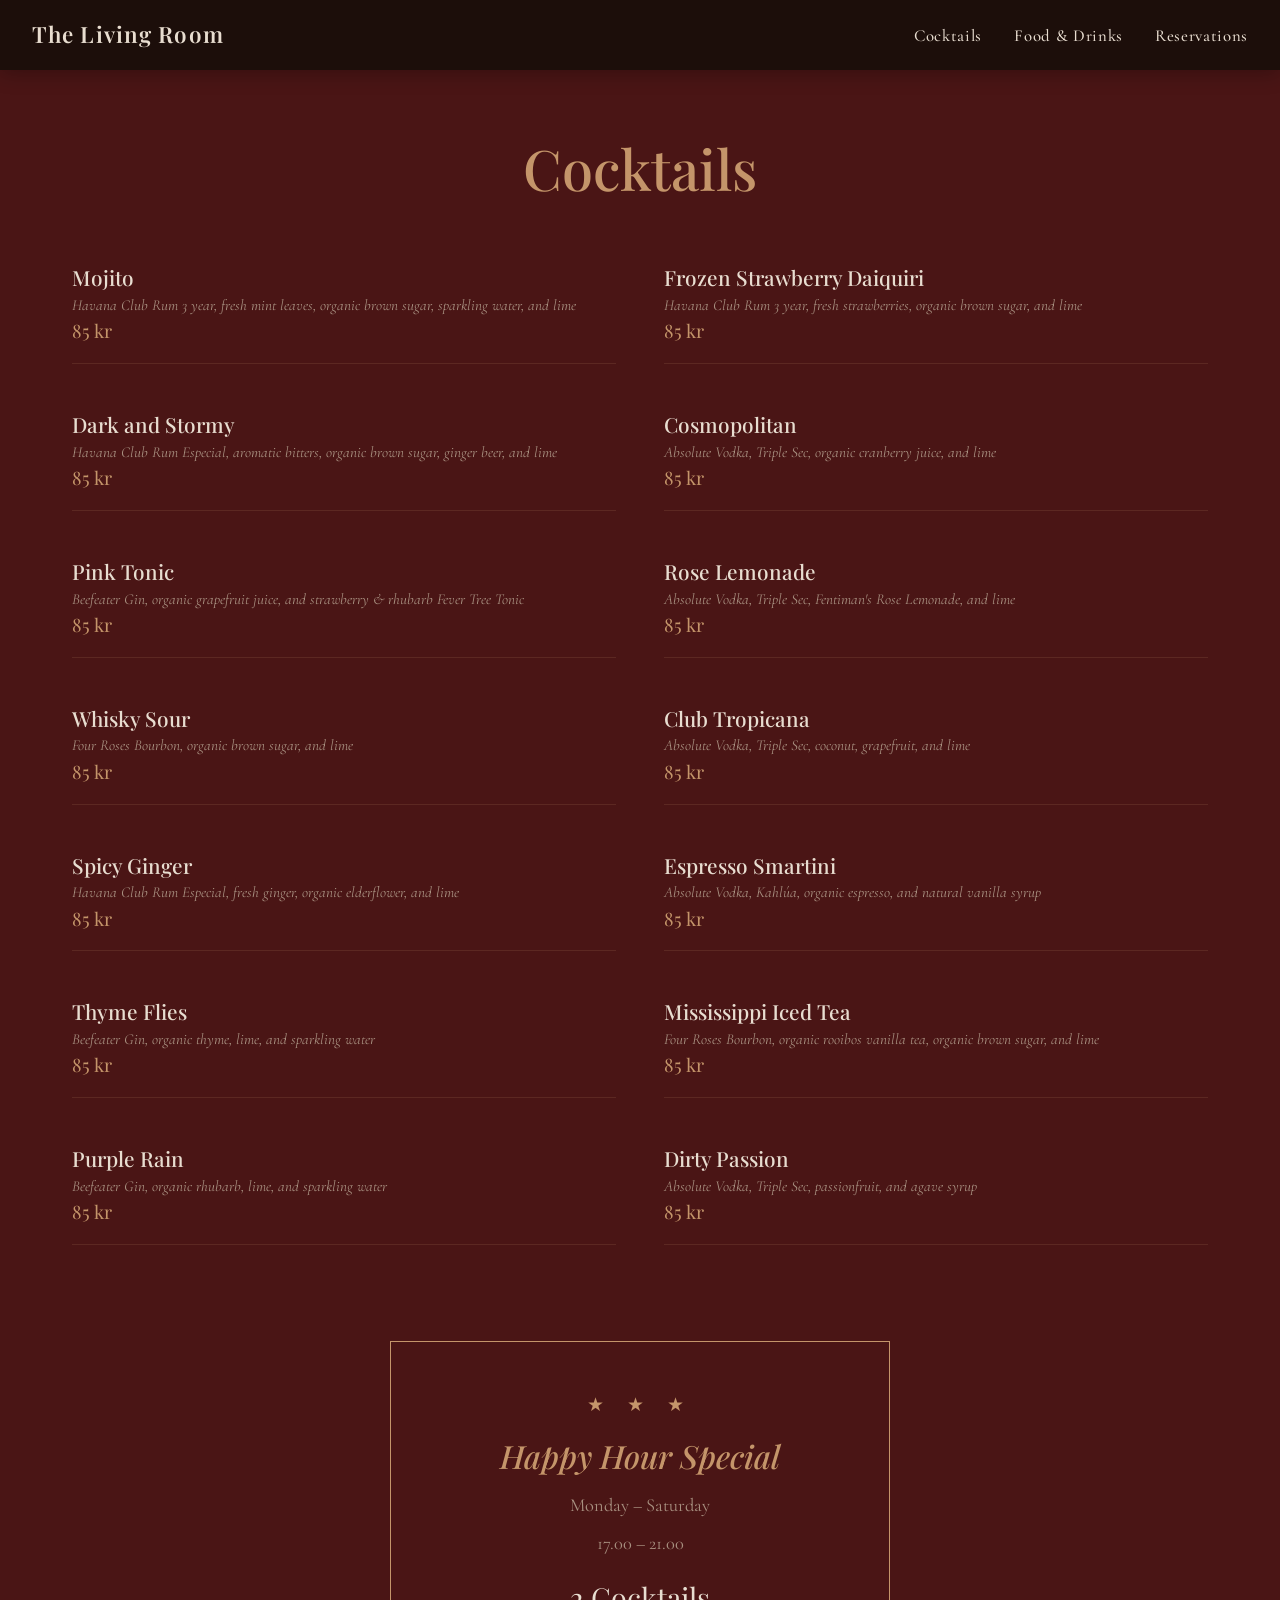
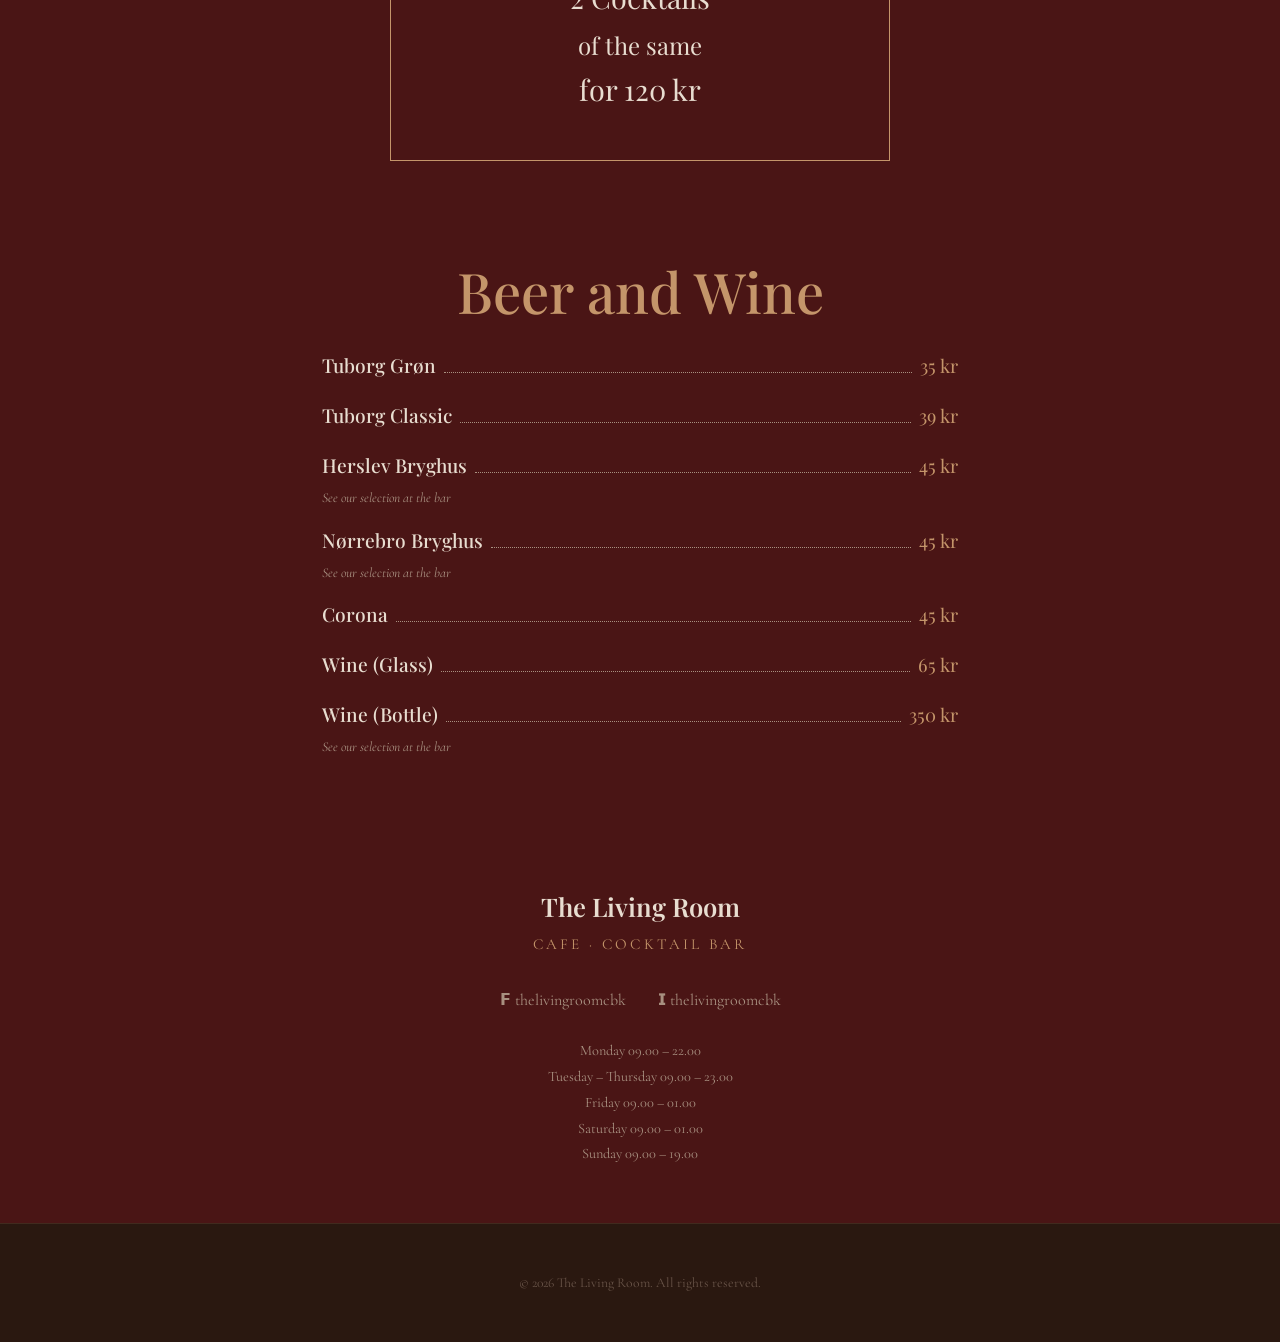
<file: cocktails.html>
<!DOCTYPE html>
<html lang="en">
<head>
  <meta charset="UTF-8">
  <meta name="viewport" content="width=device-width, initial-scale=1.0">
  <meta name="description" content="Cocktails at The Living Room — 14 handcrafted cocktails, beer and wine. Happy Hour Mon–Sat 17–21.">
  <title>Cocktails | The Living Room</title>
  <link rel="stylesheet" href="css/style.css">
</head>
<body>

  <!-- Navigation -->
  <nav class="nav nav--solid" id="navbar">
    <a href="index.html" class="nav__logo">The Living Room</a>
    <button class="nav__toggle" id="navToggle" aria-label="Menu">&#9776;</button>
    <ul class="nav__links" id="navLinks">
      <li><a href="cocktails.html">Cocktails</a></li>
      <li><a href="food-drinks.html">Food & Drinks</a></li>
      <li><a href="reservations.html">Reservations</a></li>
    </ul>
  </nav>

  <!-- Cocktails Menu -->
  <main class="menu-page menu-page--cocktails">

    <div class="menu-header">
      <h1 class="menu-header__title">Cocktails</h1>
    </div>

    <div class="menu-grid">

      <div class="menu-item">
        <h3 class="menu-item__name">Mojito</h3>
        <p class="menu-item__desc">Havana Club Rum 3 year, fresh mint leaves, organic brown sugar, sparkling water, and lime</p>
        <span class="menu-item__price">85 kr</span>
      </div>

      <div class="menu-item">
        <h3 class="menu-item__name">Frozen Strawberry Daiquiri</h3>
        <p class="menu-item__desc">Havana Club Rum 3 year, fresh strawberries, organic brown sugar, and lime</p>
        <span class="menu-item__price">85 kr</span>
      </div>

      <div class="menu-item">
        <h3 class="menu-item__name">Dark and Stormy</h3>
        <p class="menu-item__desc">Havana Club Rum Especial, aromatic bitters, organic brown sugar, ginger beer, and lime</p>
        <span class="menu-item__price">85 kr</span>
      </div>

      <div class="menu-item">
        <h3 class="menu-item__name">Cosmopolitan</h3>
        <p class="menu-item__desc">Absolute Vodka, Triple Sec, organic cranberry juice, and lime</p>
        <span class="menu-item__price">85 kr</span>
      </div>

      <div class="menu-item">
        <h3 class="menu-item__name">Pink Tonic</h3>
        <p class="menu-item__desc">Beefeater Gin, organic grapefruit juice, and strawberry &amp; rhubarb Fever Tree Tonic</p>
        <span class="menu-item__price">85 kr</span>
      </div>

      <div class="menu-item">
        <h3 class="menu-item__name">Rose Lemonade</h3>
        <p class="menu-item__desc">Absolute Vodka, Triple Sec, Fentiman's Rose Lemonade, and lime</p>
        <span class="menu-item__price">85 kr</span>
      </div>

      <div class="menu-item">
        <h3 class="menu-item__name">Whisky Sour</h3>
        <p class="menu-item__desc">Four Roses Bourbon, organic brown sugar, and lime</p>
        <span class="menu-item__price">85 kr</span>
      </div>

      <div class="menu-item">
        <h3 class="menu-item__name">Club Tropicana</h3>
        <p class="menu-item__desc">Absolute Vodka, Triple Sec, coconut, grapefruit, and lime</p>
        <span class="menu-item__price">85 kr</span>
      </div>

      <div class="menu-item">
        <h3 class="menu-item__name">Spicy Ginger</h3>
        <p class="menu-item__desc">Havana Club Rum Especial, fresh ginger, organic elderflower, and lime</p>
        <span class="menu-item__price">85 kr</span>
      </div>

      <div class="menu-item">
        <h3 class="menu-item__name">Espresso Smartini</h3>
        <p class="menu-item__desc">Absolute Vodka, Kahlúa, organic espresso, and natural vanilla syrup</p>
        <span class="menu-item__price">85 kr</span>
      </div>

      <div class="menu-item">
        <h3 class="menu-item__name">Thyme Flies</h3>
        <p class="menu-item__desc">Beefeater Gin, organic thyme, lime, and sparkling water</p>
        <span class="menu-item__price">85 kr</span>
      </div>

      <div class="menu-item">
        <h3 class="menu-item__name">Mississippi Iced Tea</h3>
        <p class="menu-item__desc">Four Roses Bourbon, organic rooibos vanilla tea, organic brown sugar, and lime</p>
        <span class="menu-item__price">85 kr</span>
      </div>

      <div class="menu-item">
        <h3 class="menu-item__name">Purple Rain</h3>
        <p class="menu-item__desc">Beefeater Gin, organic rhubarb, lime, and sparkling water</p>
        <span class="menu-item__price">85 kr</span>
      </div>

      <div class="menu-item">
        <h3 class="menu-item__name">Dirty Passion</h3>
        <p class="menu-item__desc">Absolute Vodka, Triple Sec, passionfruit, and agave syrup</p>
        <span class="menu-item__price">85 kr</span>
      </div>

    </div>

    <!-- Happy Hour Banner -->
    <section class="happy-hour" style="background-color: transparent;">
      <div class="happy-hour__inner">
        <div class="happy-hour__stars">&#9733; &#9733; &#9733;</div>
        <h2 class="happy-hour__title">Happy Hour Special</h2>
        <p class="happy-hour__detail">Monday – Saturday</p>
        <p class="happy-hour__detail">17.00 – 21.00</p>
        <p class="happy-hour__price">2 Cocktails<br><small>of the same</small><br>for 120 kr</p>
      </div>
    </section>

    <!-- Beer & Wine Section -->
    <div class="menu-header" style="padding-top: 2rem;">
      <h2 class="menu-header__title">Beer and Wine</h2>
    </div>

    <div class="menu-section">
      <div class="menu-list-item">
        <span class="menu-list-item__name">Tuborg Grøn</span>
        <span class="menu-list-item__dots"></span>
        <span class="menu-list-item__price">35 kr</span>
      </div>
      <div class="menu-list-item">
        <span class="menu-list-item__name">Tuborg Classic</span>
        <span class="menu-list-item__dots"></span>
        <span class="menu-list-item__price">39 kr</span>
      </div>
      <div class="menu-list-item">
        <span class="menu-list-item__name">Herslev Bryghus</span>
        <span class="menu-list-item__dots"></span>
        <span class="menu-list-item__price">45 kr</span>
      </div>
      <span class="menu-list-item__note">See our selection at the bar</span>
      <div class="menu-list-item">
        <span class="menu-list-item__name">Nørrebro Bryghus</span>
        <span class="menu-list-item__dots"></span>
        <span class="menu-list-item__price">45 kr</span>
      </div>
      <span class="menu-list-item__note">See our selection at the bar</span>
      <div class="menu-list-item">
        <span class="menu-list-item__name">Corona</span>
        <span class="menu-list-item__dots"></span>
        <span class="menu-list-item__price">45 kr</span>
      </div>
      <div class="menu-list-item">
        <span class="menu-list-item__name">Wine (Glass)</span>
        <span class="menu-list-item__dots"></span>
        <span class="menu-list-item__price">65 kr</span>
      </div>
      <div class="menu-list-item">
        <span class="menu-list-item__name">Wine (Bottle)</span>
        <span class="menu-list-item__dots"></span>
        <span class="menu-list-item__price">350 kr</span>
      </div>
      <span class="menu-list-item__note">See our selection at the bar</span>
    </div>

    <!-- Logo & Info -->
    <section class="section" style="text-align: center; padding-bottom: 2rem;">
      <div class="footer__brand">The Living Room</div>
      <div class="footer__tagline" style="margin-bottom: 2rem;">Cafe &middot; Cocktail Bar</div>
      <div class="footer__social" style="margin-bottom: 1.5rem;">
        <a href="https://facebook.com/thelivingroomcbk" target="_blank" rel="noopener">&#x1D5D9;  thelivingroomcbk</a>
        <a href="https://instagram.com/thelivingroomcbk" target="_blank" rel="noopener">&#x1D5DC;  thelivingroomcbk</a>
      </div>
      <div class="footer__hours">
        Monday 09.00 – 22.00<br>
        Tuesday – Thursday 09.00 – 23.00<br>
        Friday 09.00 – 01.00<br>
        Saturday 09.00 – 01.00<br>
        Sunday 09.00 – 19.00
      </div>
    </section>

  </main>

  <!-- Footer -->
  <footer class="footer">
    <div class="footer__copy">&copy; 2026 The Living Room. All rights reserved.</div>
  </footer>

  <script src="js/main.js"></script>
</body>
</html>
</file>
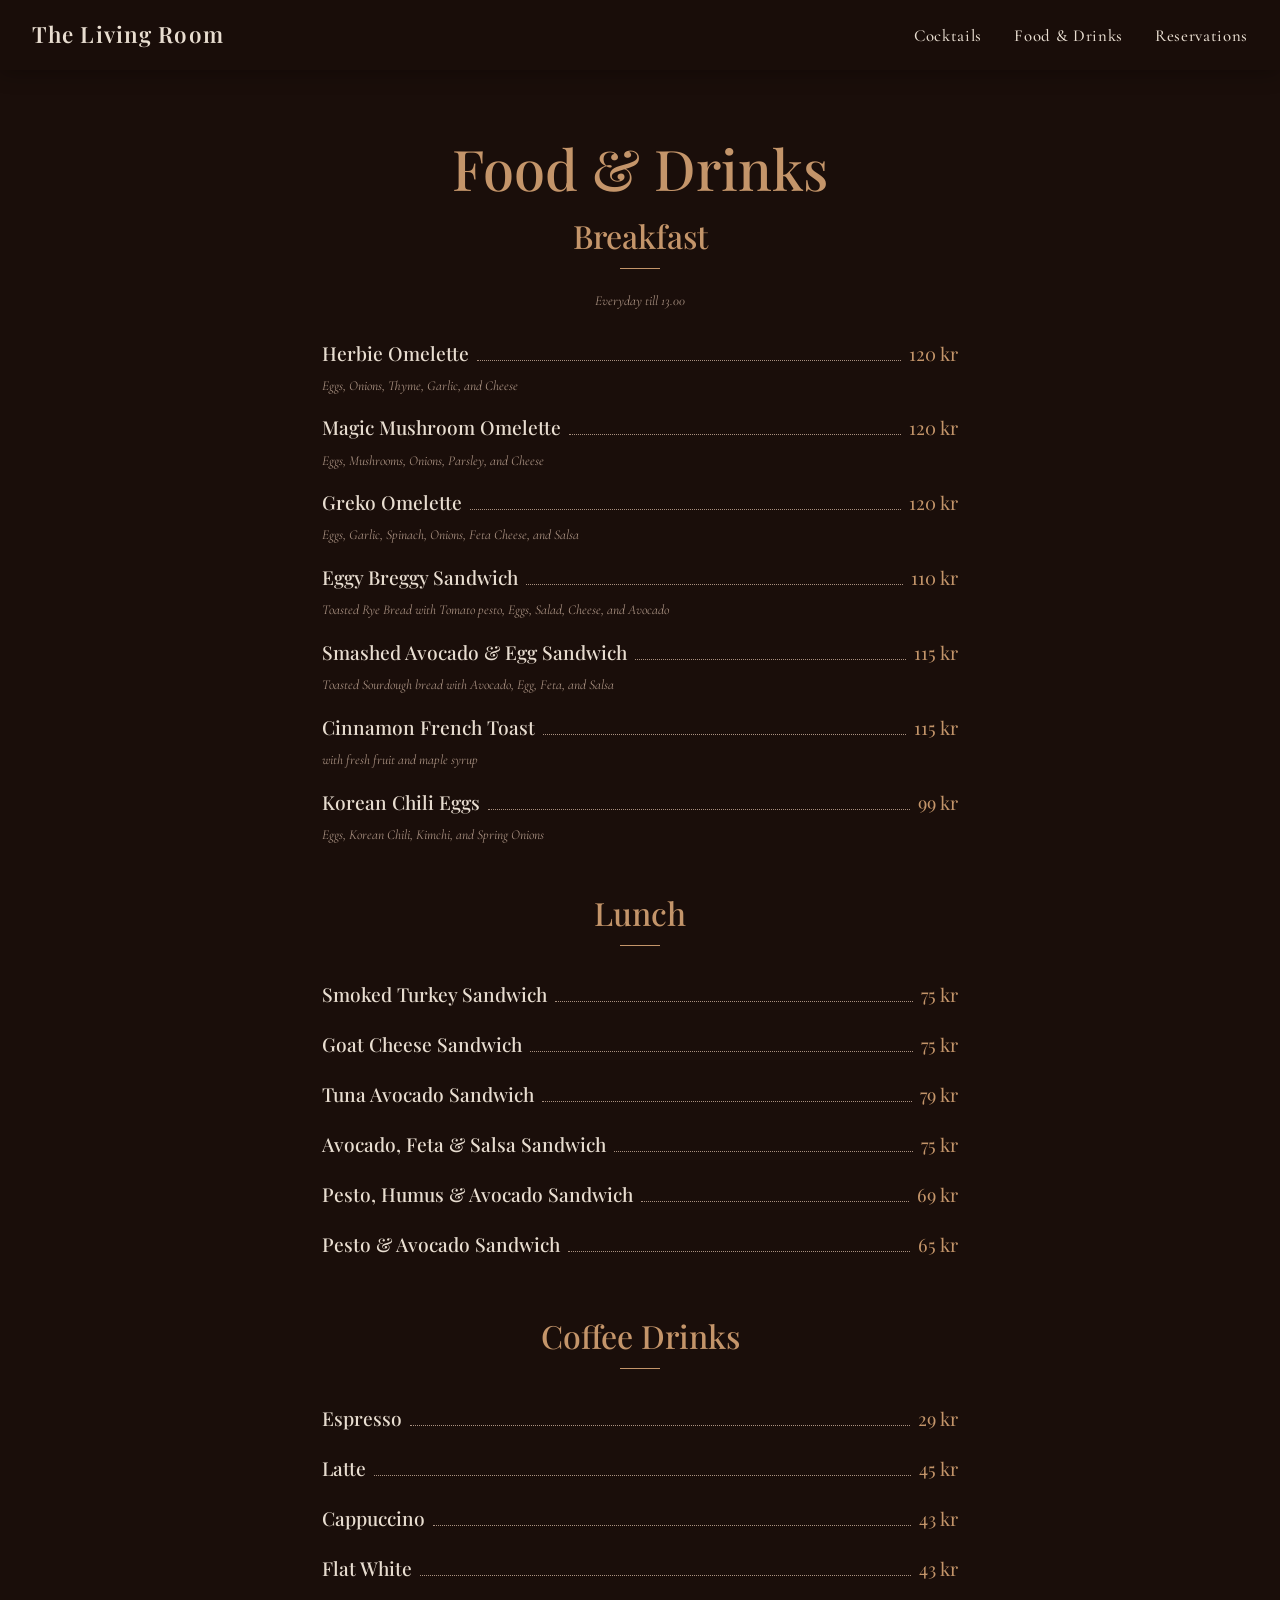
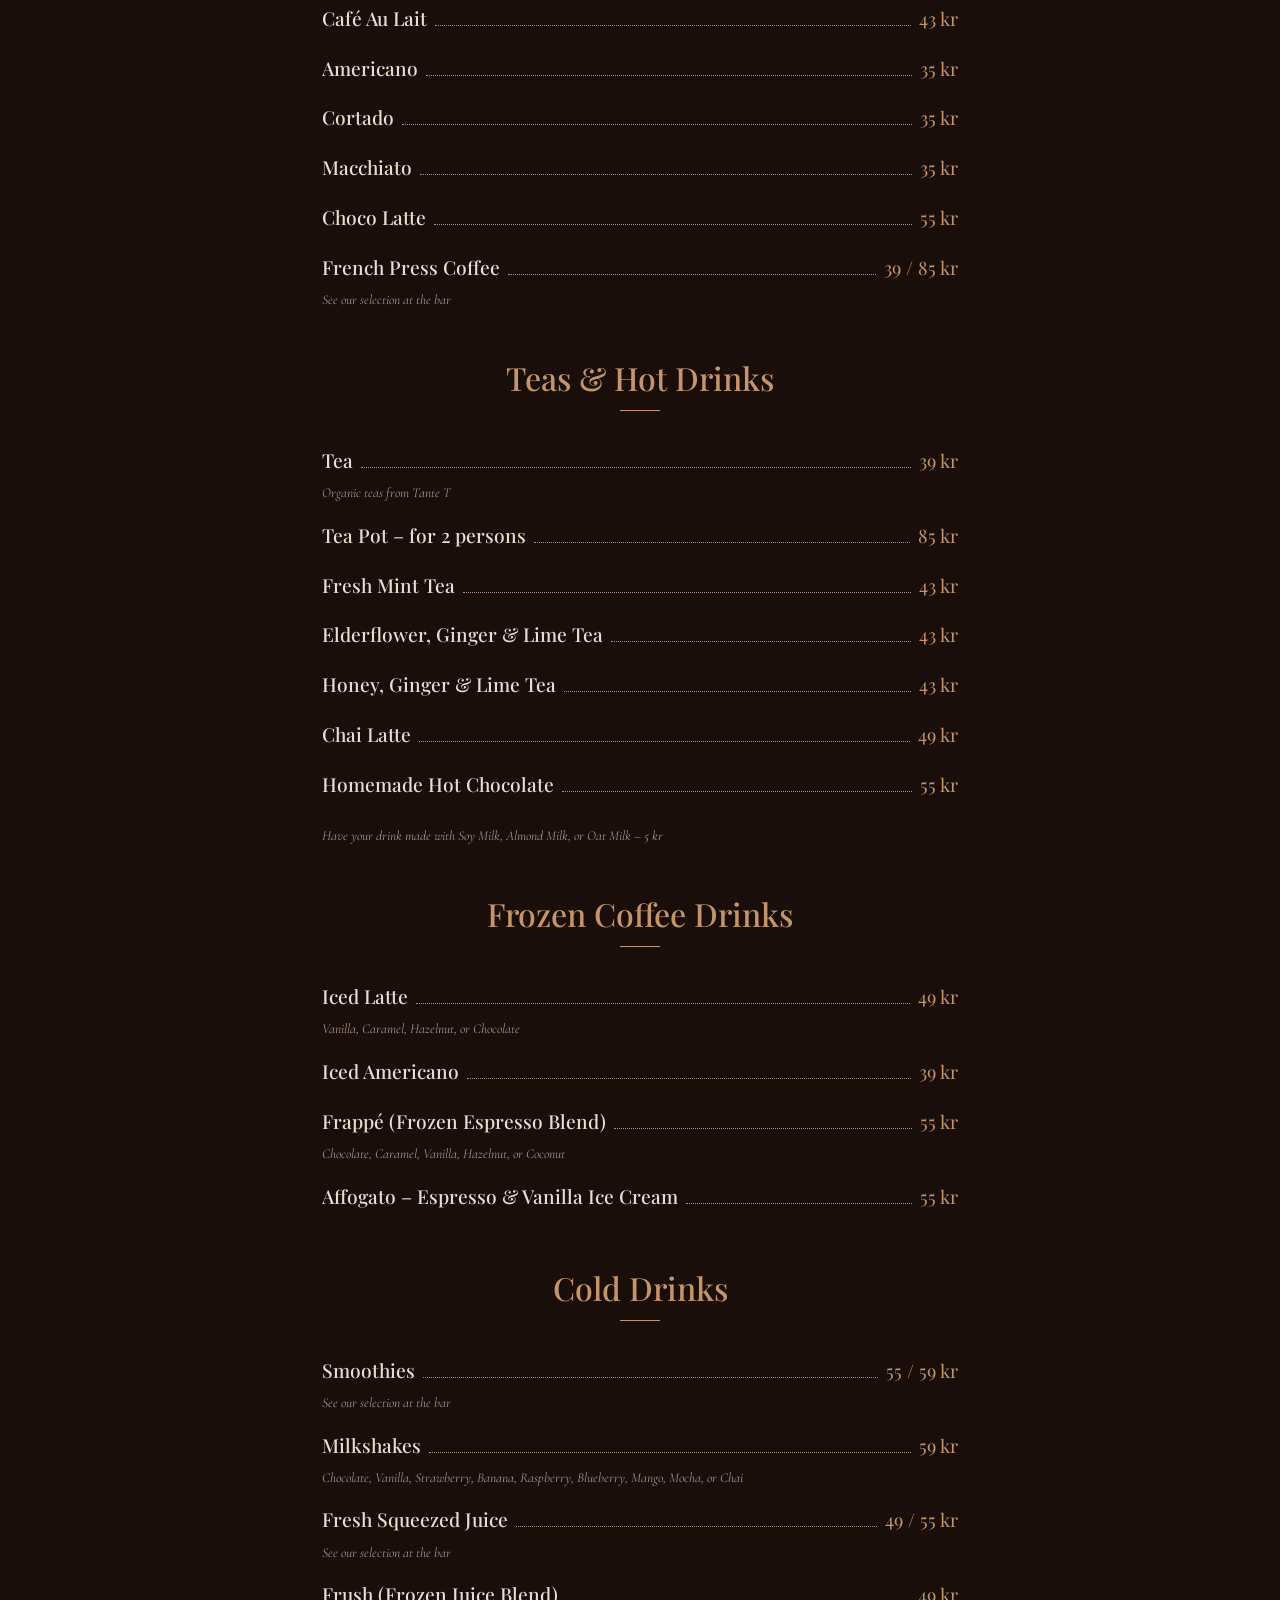
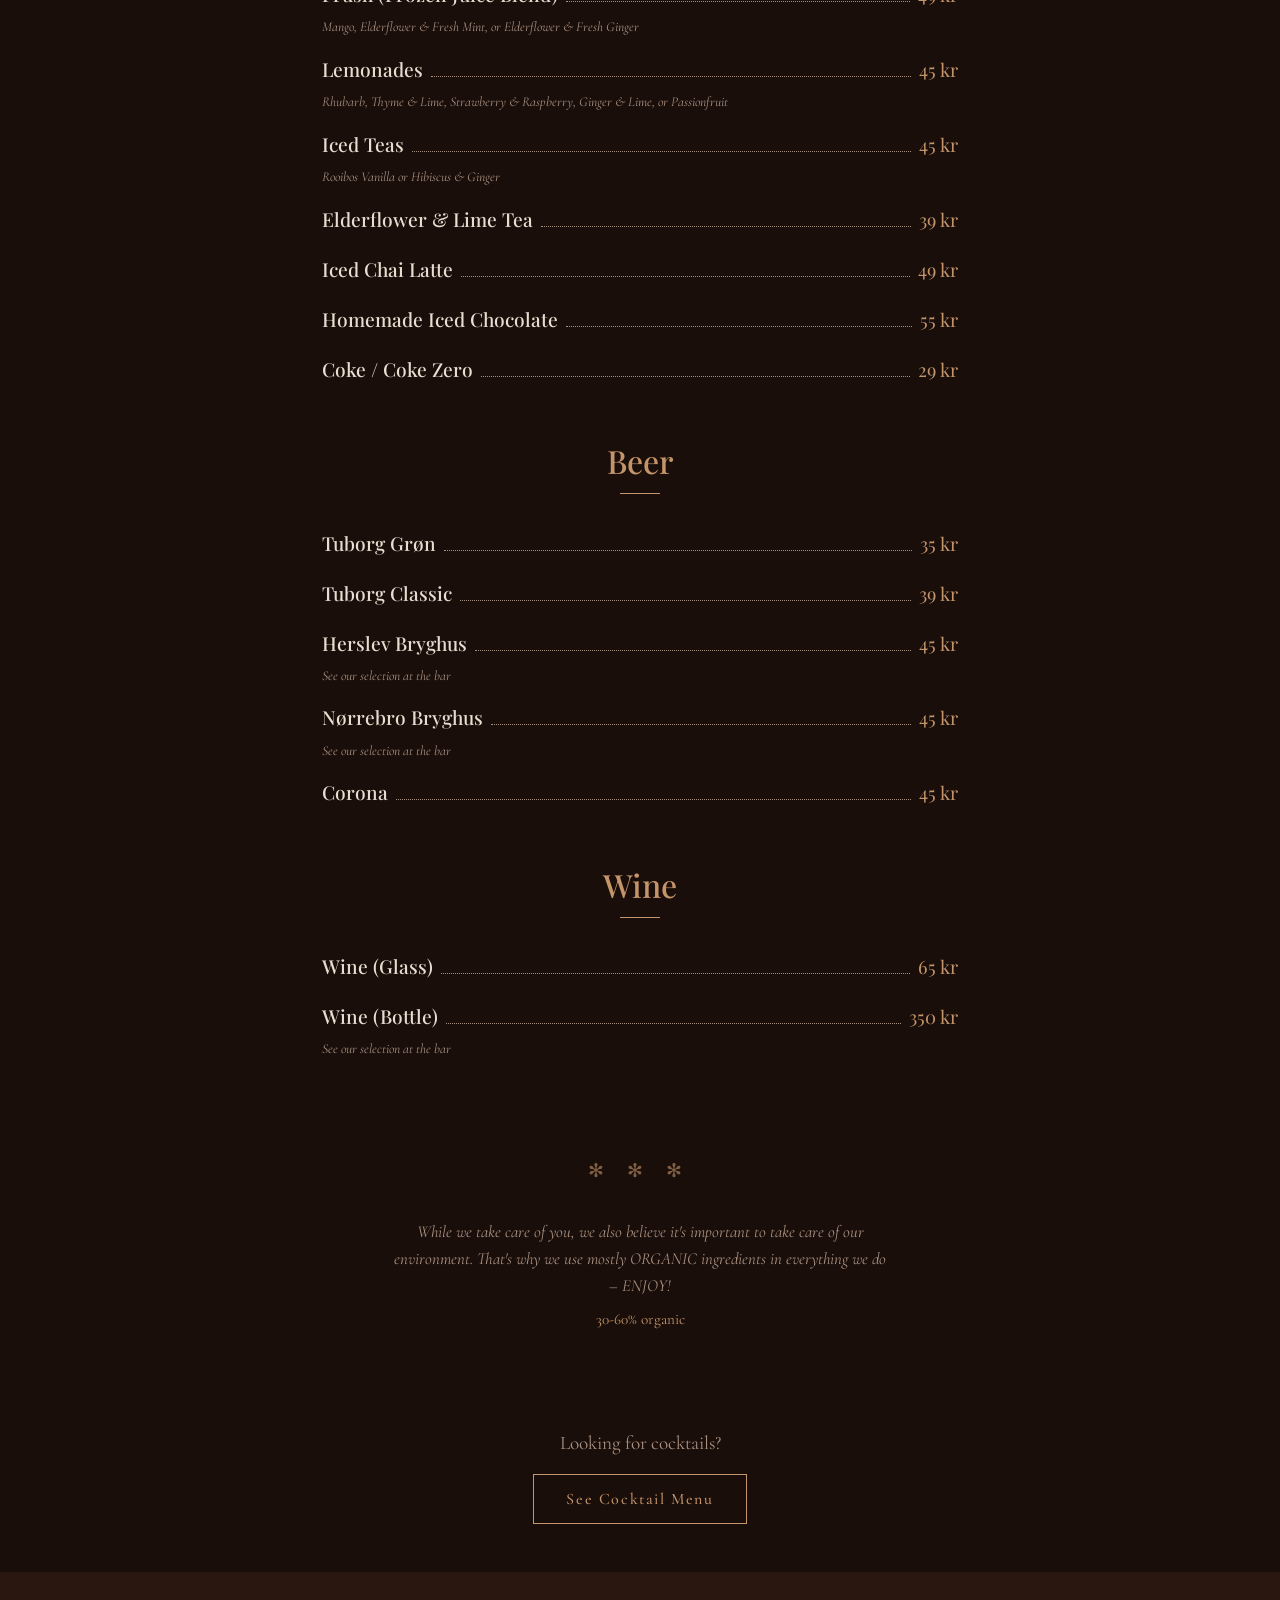
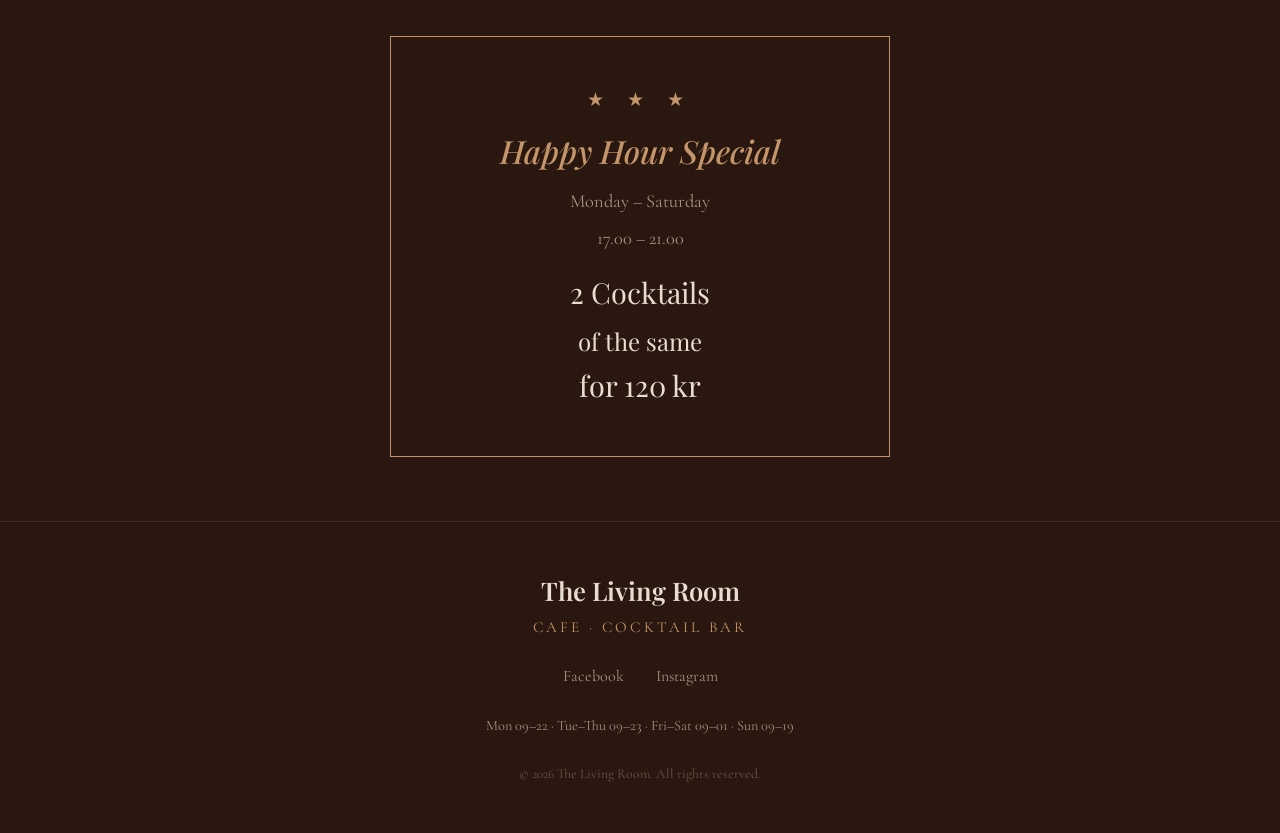
<file: food-drinks.html>
<!DOCTYPE html>
<html lang="en">
<head>
  <meta charset="UTF-8">
  <meta name="viewport" content="width=device-width, initial-scale=1.0">
  <meta name="description" content="Food & Drinks at The Living Room — Beer, wine and more. See our full selection.">
  <title>Food & Drinks | The Living Room</title>
  <link rel="stylesheet" href="css/style.css">
</head>
<body>

  <!-- Navigation -->
  <nav class="nav nav--solid" id="navbar">
    <a href="index.html" class="nav__logo">The Living Room</a>
    <button class="nav__toggle" id="navToggle" aria-label="Menu">&#9776;</button>
    <ul class="nav__links" id="navLinks">
      <li><a href="cocktails.html">Cocktails</a></li>
      <li><a href="food-drinks.html">Food & Drinks</a></li>
      <li><a href="reservations.html">Reservations</a></li>
    </ul>
  </nav>

  <!-- Food & Drinks Menu -->
  <main class="menu-page menu-page--food">

    <div class="menu-header">
      <h1 class="menu-header__title">Food & Drinks</h1>
    </div>

    <!-- Breakfast -->
    <div class="menu-section">
      <h2 class="menu-section__title">Breakfast</h2>
      <span class="menu-list-item__note" style="text-align: center; display: block; margin-bottom: 1rem;">Everyday till 13.00</span>

      <div class="menu-list-item">
        <span class="menu-list-item__name">Herbie Omelette</span>
        <span class="menu-list-item__dots"></span>
        <span class="menu-list-item__price">120 kr</span>
      </div>
      <span class="menu-list-item__note">Eggs, Onions, Thyme, Garlic, and Cheese</span>

      <div class="menu-list-item">
        <span class="menu-list-item__name">Magic Mushroom Omelette</span>
        <span class="menu-list-item__dots"></span>
        <span class="menu-list-item__price">120 kr</span>
      </div>
      <span class="menu-list-item__note">Eggs, Mushrooms, Onions, Parsley, and Cheese</span>

      <div class="menu-list-item">
        <span class="menu-list-item__name">Greko Omelette</span>
        <span class="menu-list-item__dots"></span>
        <span class="menu-list-item__price">120 kr</span>
      </div>
      <span class="menu-list-item__note">Eggs, Garlic, Spinach, Onions, Feta Cheese, and Salsa</span>

      <div class="menu-list-item">
        <span class="menu-list-item__name">Eggy Breggy Sandwich</span>
        <span class="menu-list-item__dots"></span>
        <span class="menu-list-item__price">110 kr</span>
      </div>
      <span class="menu-list-item__note">Toasted Rye Bread with Tomato pesto, Eggs, Salad, Cheese, and Avocado</span>

      <div class="menu-list-item">
        <span class="menu-list-item__name">Smashed Avocado &amp; Egg Sandwich</span>
        <span class="menu-list-item__dots"></span>
        <span class="menu-list-item__price">115 kr</span>
      </div>
      <span class="menu-list-item__note">Toasted Sourdough bread with Avocado, Egg, Feta, and Salsa</span>

      <div class="menu-list-item">
        <span class="menu-list-item__name">Cinnamon French Toast</span>
        <span class="menu-list-item__dots"></span>
        <span class="menu-list-item__price">115 kr</span>
      </div>
      <span class="menu-list-item__note">with fresh fruit and maple syrup</span>

      <div class="menu-list-item">
        <span class="menu-list-item__name">Korean Chili Eggs</span>
        <span class="menu-list-item__dots"></span>
        <span class="menu-list-item__price">99 kr</span>
      </div>
      <span class="menu-list-item__note">Eggs, Korean Chili, Kimchi, and Spring Onions</span>
    </div>

    <!-- Lunch -->
    <div class="menu-section">
      <h2 class="menu-section__title">Lunch</h2>

      <div class="menu-list-item">
        <span class="menu-list-item__name">Smoked Turkey Sandwich</span>
        <span class="menu-list-item__dots"></span>
        <span class="menu-list-item__price">75 kr</span>
      </div>

      <div class="menu-list-item">
        <span class="menu-list-item__name">Goat Cheese Sandwich</span>
        <span class="menu-list-item__dots"></span>
        <span class="menu-list-item__price">75 kr</span>
      </div>

      <div class="menu-list-item">
        <span class="menu-list-item__name">Tuna Avocado Sandwich</span>
        <span class="menu-list-item__dots"></span>
        <span class="menu-list-item__price">79 kr</span>
      </div>

      <div class="menu-list-item">
        <span class="menu-list-item__name">Avocado, Feta &amp; Salsa Sandwich</span>
        <span class="menu-list-item__dots"></span>
        <span class="menu-list-item__price">75 kr</span>
      </div>

      <div class="menu-list-item">
        <span class="menu-list-item__name">Pesto, Humus &amp; Avocado Sandwich</span>
        <span class="menu-list-item__dots"></span>
        <span class="menu-list-item__price">69 kr</span>
      </div>

      <div class="menu-list-item">
        <span class="menu-list-item__name">Pesto &amp; Avocado Sandwich</span>
        <span class="menu-list-item__dots"></span>
        <span class="menu-list-item__price">65 kr</span>
      </div>
    </div>

    <!-- Coffee Drinks -->
    <div class="menu-section">
      <h2 class="menu-section__title">Coffee Drinks</h2>

      <div class="menu-list-item">
        <span class="menu-list-item__name">Espresso</span>
        <span class="menu-list-item__dots"></span>
        <span class="menu-list-item__price">29 kr</span>
      </div>

      <div class="menu-list-item">
        <span class="menu-list-item__name">Latte</span>
        <span class="menu-list-item__dots"></span>
        <span class="menu-list-item__price">45 kr</span>
      </div>

      <div class="menu-list-item">
        <span class="menu-list-item__name">Cappuccino</span>
        <span class="menu-list-item__dots"></span>
        <span class="menu-list-item__price">43 kr</span>
      </div>

      <div class="menu-list-item">
        <span class="menu-list-item__name">Flat White</span>
        <span class="menu-list-item__dots"></span>
        <span class="menu-list-item__price">43 kr</span>
      </div>

      <div class="menu-list-item">
        <span class="menu-list-item__name">Caf&eacute; Au Lait</span>
        <span class="menu-list-item__dots"></span>
        <span class="menu-list-item__price">43 kr</span>
      </div>

      <div class="menu-list-item">
        <span class="menu-list-item__name">Americano</span>
        <span class="menu-list-item__dots"></span>
        <span class="menu-list-item__price">35 kr</span>
      </div>

      <div class="menu-list-item">
        <span class="menu-list-item__name">Cortado</span>
        <span class="menu-list-item__dots"></span>
        <span class="menu-list-item__price">35 kr</span>
      </div>

      <div class="menu-list-item">
        <span class="menu-list-item__name">Macchiato</span>
        <span class="menu-list-item__dots"></span>
        <span class="menu-list-item__price">35 kr</span>
      </div>

      <div class="menu-list-item">
        <span class="menu-list-item__name">Choco Latte</span>
        <span class="menu-list-item__dots"></span>
        <span class="menu-list-item__price">55 kr</span>
      </div>

      <div class="menu-list-item">
        <span class="menu-list-item__name">French Press Coffee</span>
        <span class="menu-list-item__dots"></span>
        <span class="menu-list-item__price">39 / 85 kr</span>
      </div>
      <span class="menu-list-item__note">See our selection at the bar</span>
    </div>

    <!-- Teas & Hot Drinks -->
    <div class="menu-section">
      <h2 class="menu-section__title">Teas &amp; Hot Drinks</h2>

      <div class="menu-list-item">
        <span class="menu-list-item__name">Tea</span>
        <span class="menu-list-item__dots"></span>
        <span class="menu-list-item__price">39 kr</span>
      </div>
      <span class="menu-list-item__note">Organic teas from Tante T</span>

      <div class="menu-list-item">
        <span class="menu-list-item__name">Tea Pot – for 2 persons</span>
        <span class="menu-list-item__dots"></span>
        <span class="menu-list-item__price">85 kr</span>
      </div>

      <div class="menu-list-item">
        <span class="menu-list-item__name">Fresh Mint Tea</span>
        <span class="menu-list-item__dots"></span>
        <span class="menu-list-item__price">43 kr</span>
      </div>

      <div class="menu-list-item">
        <span class="menu-list-item__name">Elderflower, Ginger &amp; Lime Tea</span>
        <span class="menu-list-item__dots"></span>
        <span class="menu-list-item__price">43 kr</span>
      </div>

      <div class="menu-list-item">
        <span class="menu-list-item__name">Honey, Ginger &amp; Lime Tea</span>
        <span class="menu-list-item__dots"></span>
        <span class="menu-list-item__price">43 kr</span>
      </div>

      <div class="menu-list-item">
        <span class="menu-list-item__name">Chai Latte</span>
        <span class="menu-list-item__dots"></span>
        <span class="menu-list-item__price">49 kr</span>
      </div>

      <div class="menu-list-item">
        <span class="menu-list-item__name">Homemade Hot Chocolate</span>
        <span class="menu-list-item__dots"></span>
        <span class="menu-list-item__price">55 kr</span>
      </div>

      <span class="menu-list-item__note" style="margin-top: 1rem;">Have your drink made with Soy Milk, Almond Milk, or Oat Milk – 5 kr</span>
    </div>

    <!-- Frozen Coffee Drinks -->
    <div class="menu-section">
      <h2 class="menu-section__title">Frozen Coffee Drinks</h2>

      <div class="menu-list-item">
        <span class="menu-list-item__name">Iced Latte</span>
        <span class="menu-list-item__dots"></span>
        <span class="menu-list-item__price">49 kr</span>
      </div>
      <span class="menu-list-item__note">Vanilla, Caramel, Hazelnut, or Chocolate</span>

      <div class="menu-list-item">
        <span class="menu-list-item__name">Iced Americano</span>
        <span class="menu-list-item__dots"></span>
        <span class="menu-list-item__price">39 kr</span>
      </div>

      <div class="menu-list-item">
        <span class="menu-list-item__name">Frapp&eacute; (Frozen Espresso Blend)</span>
        <span class="menu-list-item__dots"></span>
        <span class="menu-list-item__price">55 kr</span>
      </div>
      <span class="menu-list-item__note">Chocolate, Caramel, Vanilla, Hazelnut, or Coconut</span>

      <div class="menu-list-item">
        <span class="menu-list-item__name">Affogato – Espresso &amp; Vanilla Ice Cream</span>
        <span class="menu-list-item__dots"></span>
        <span class="menu-list-item__price">55 kr</span>
      </div>
    </div>

    <!-- Cold Drinks -->
    <div class="menu-section">
      <h2 class="menu-section__title">Cold Drinks</h2>

      <div class="menu-list-item">
        <span class="menu-list-item__name">Smoothies</span>
        <span class="menu-list-item__dots"></span>
        <span class="menu-list-item__price">55 / 59 kr</span>
      </div>
      <span class="menu-list-item__note">See our selection at the bar</span>

      <div class="menu-list-item">
        <span class="menu-list-item__name">Milkshakes</span>
        <span class="menu-list-item__dots"></span>
        <span class="menu-list-item__price">59 kr</span>
      </div>
      <span class="menu-list-item__note">Chocolate, Vanilla, Strawberry, Banana, Raspberry, Blueberry, Mango, Mocha, or Chai</span>

      <div class="menu-list-item">
        <span class="menu-list-item__name">Fresh Squeezed Juice</span>
        <span class="menu-list-item__dots"></span>
        <span class="menu-list-item__price">49 / 55 kr</span>
      </div>
      <span class="menu-list-item__note">See our selection at the bar</span>

      <div class="menu-list-item">
        <span class="menu-list-item__name">Frush (Frozen Juice Blend)</span>
        <span class="menu-list-item__dots"></span>
        <span class="menu-list-item__price">49 kr</span>
      </div>
      <span class="menu-list-item__note">Mango, Elderflower &amp; Fresh Mint, or Elderflower &amp; Fresh Ginger</span>

      <div class="menu-list-item">
        <span class="menu-list-item__name">Lemonades</span>
        <span class="menu-list-item__dots"></span>
        <span class="menu-list-item__price">45 kr</span>
      </div>
      <span class="menu-list-item__note">Rhubarb, Thyme &amp; Lime, Strawberry &amp; Raspberry, Ginger &amp; Lime, or Passionfruit</span>

      <div class="menu-list-item">
        <span class="menu-list-item__name">Iced Teas</span>
        <span class="menu-list-item__dots"></span>
        <span class="menu-list-item__price">45 kr</span>
      </div>
      <span class="menu-list-item__note">Rooibos Vanilla or Hibiscus &amp; Ginger</span>

      <div class="menu-list-item">
        <span class="menu-list-item__name">Elderflower &amp; Lime Tea</span>
        <span class="menu-list-item__dots"></span>
        <span class="menu-list-item__price">39 kr</span>
      </div>

      <div class="menu-list-item">
        <span class="menu-list-item__name">Iced Chai Latte</span>
        <span class="menu-list-item__dots"></span>
        <span class="menu-list-item__price">49 kr</span>
      </div>

      <div class="menu-list-item">
        <span class="menu-list-item__name">Homemade Iced Chocolate</span>
        <span class="menu-list-item__dots"></span>
        <span class="menu-list-item__price">55 kr</span>
      </div>

      <div class="menu-list-item">
        <span class="menu-list-item__name">Coke / Coke Zero</span>
        <span class="menu-list-item__dots"></span>
        <span class="menu-list-item__price">29 kr</span>
      </div>
    </div>

    <!-- Beer Section -->
    <div class="menu-section">
      <h2 class="menu-section__title">Beer</h2>

      <div class="menu-list-item">
        <span class="menu-list-item__name">Tuborg Grøn</span>
        <span class="menu-list-item__dots"></span>
        <span class="menu-list-item__price">35 kr</span>
      </div>

      <div class="menu-list-item">
        <span class="menu-list-item__name">Tuborg Classic</span>
        <span class="menu-list-item__dots"></span>
        <span class="menu-list-item__price">39 kr</span>
      </div>

      <div class="menu-list-item">
        <span class="menu-list-item__name">Herslev Bryghus</span>
        <span class="menu-list-item__dots"></span>
        <span class="menu-list-item__price">45 kr</span>
      </div>
      <span class="menu-list-item__note">See our selection at the bar</span>

      <div class="menu-list-item">
        <span class="menu-list-item__name">Nørrebro Bryghus</span>
        <span class="menu-list-item__dots"></span>
        <span class="menu-list-item__price">45 kr</span>
      </div>
      <span class="menu-list-item__note">See our selection at the bar</span>

      <div class="menu-list-item">
        <span class="menu-list-item__name">Corona</span>
        <span class="menu-list-item__dots"></span>
        <span class="menu-list-item__price">45 kr</span>
      </div>
    </div>

    <!-- Wine Section -->
    <div class="menu-section">
      <h2 class="menu-section__title">Wine</h2>

      <div class="menu-list-item">
        <span class="menu-list-item__name">Wine (Glass)</span>
        <span class="menu-list-item__dots"></span>
        <span class="menu-list-item__price">65 kr</span>
      </div>

      <div class="menu-list-item">
        <span class="menu-list-item__name">Wine (Bottle)</span>
        <span class="menu-list-item__dots"></span>
        <span class="menu-list-item__price">350 kr</span>
      </div>
      <span class="menu-list-item__note">See our selection at the bar</span>
    </div>

    <!-- Organic Note -->
    <div class="menu-section" style="text-align: center; padding-top: 1rem; padding-bottom: 1rem;">
      <p class="divider">&#10043; &#10043; &#10043;</p>
      <p style="font-size: 1.05rem; color: var(--color-text-muted); font-style: italic; max-width: 500px; margin: 0 auto 0.5rem;">
        While we take care of you, we also believe it's important to take care of our environment. That's why we use mostly ORGANIC ingredients in everything we do – ENJOY!
      </p>
      <p style="font-size: 0.95rem; color: var(--color-accent);">30-60% organic</p>
    </div>

    <!-- Cocktails Teaser -->
    <div class="menu-section" style="text-align: center; padding-top: 2rem;">
      <p style="font-size: 1.2rem; color: var(--color-text-muted); margin-bottom: 1rem;">
        Looking for cocktails?
      </p>
      <a href="cocktails.html" class="hero__cta" style="font-size: 1rem; padding: 0.7rem 2rem;">
        See Cocktail Menu
      </a>
    </div>

    <!-- Happy Hour -->
    <section class="happy-hour" style="margin-top: 2rem;">
      <div class="happy-hour__inner">
        <div class="happy-hour__stars">&#9733; &#9733; &#9733;</div>
        <h2 class="happy-hour__title">Happy Hour Special</h2>
        <p class="happy-hour__detail">Monday – Saturday</p>
        <p class="happy-hour__detail">17.00 – 21.00</p>
        <p class="happy-hour__price">2 Cocktails<br><small>of the same</small><br>for 120 kr</p>
      </div>
    </section>

  </main>

  <!-- Footer -->
  <footer class="footer">
    <div class="footer__brand">The Living Room</div>
    <div class="footer__tagline">Cafe &middot; Cocktail Bar</div>
    <div class="footer__social">
      <a href="https://facebook.com/thelivingroomcbk" target="_blank" rel="noopener">Facebook</a>
      <a href="https://instagram.com/thelivingroomcbk" target="_blank" rel="noopener">Instagram</a>
    </div>
    <div class="footer__hours">
      Mon 09–22 &middot; Tue–Thu 09–23 &middot; Fri–Sat 09–01 &middot; Sun 09–19
    </div>
    <div class="footer__copy">&copy; 2026 The Living Room. All rights reserved.</div>
  </footer>

  <script src="js/main.js"></script>
</body>
</html>
</file>
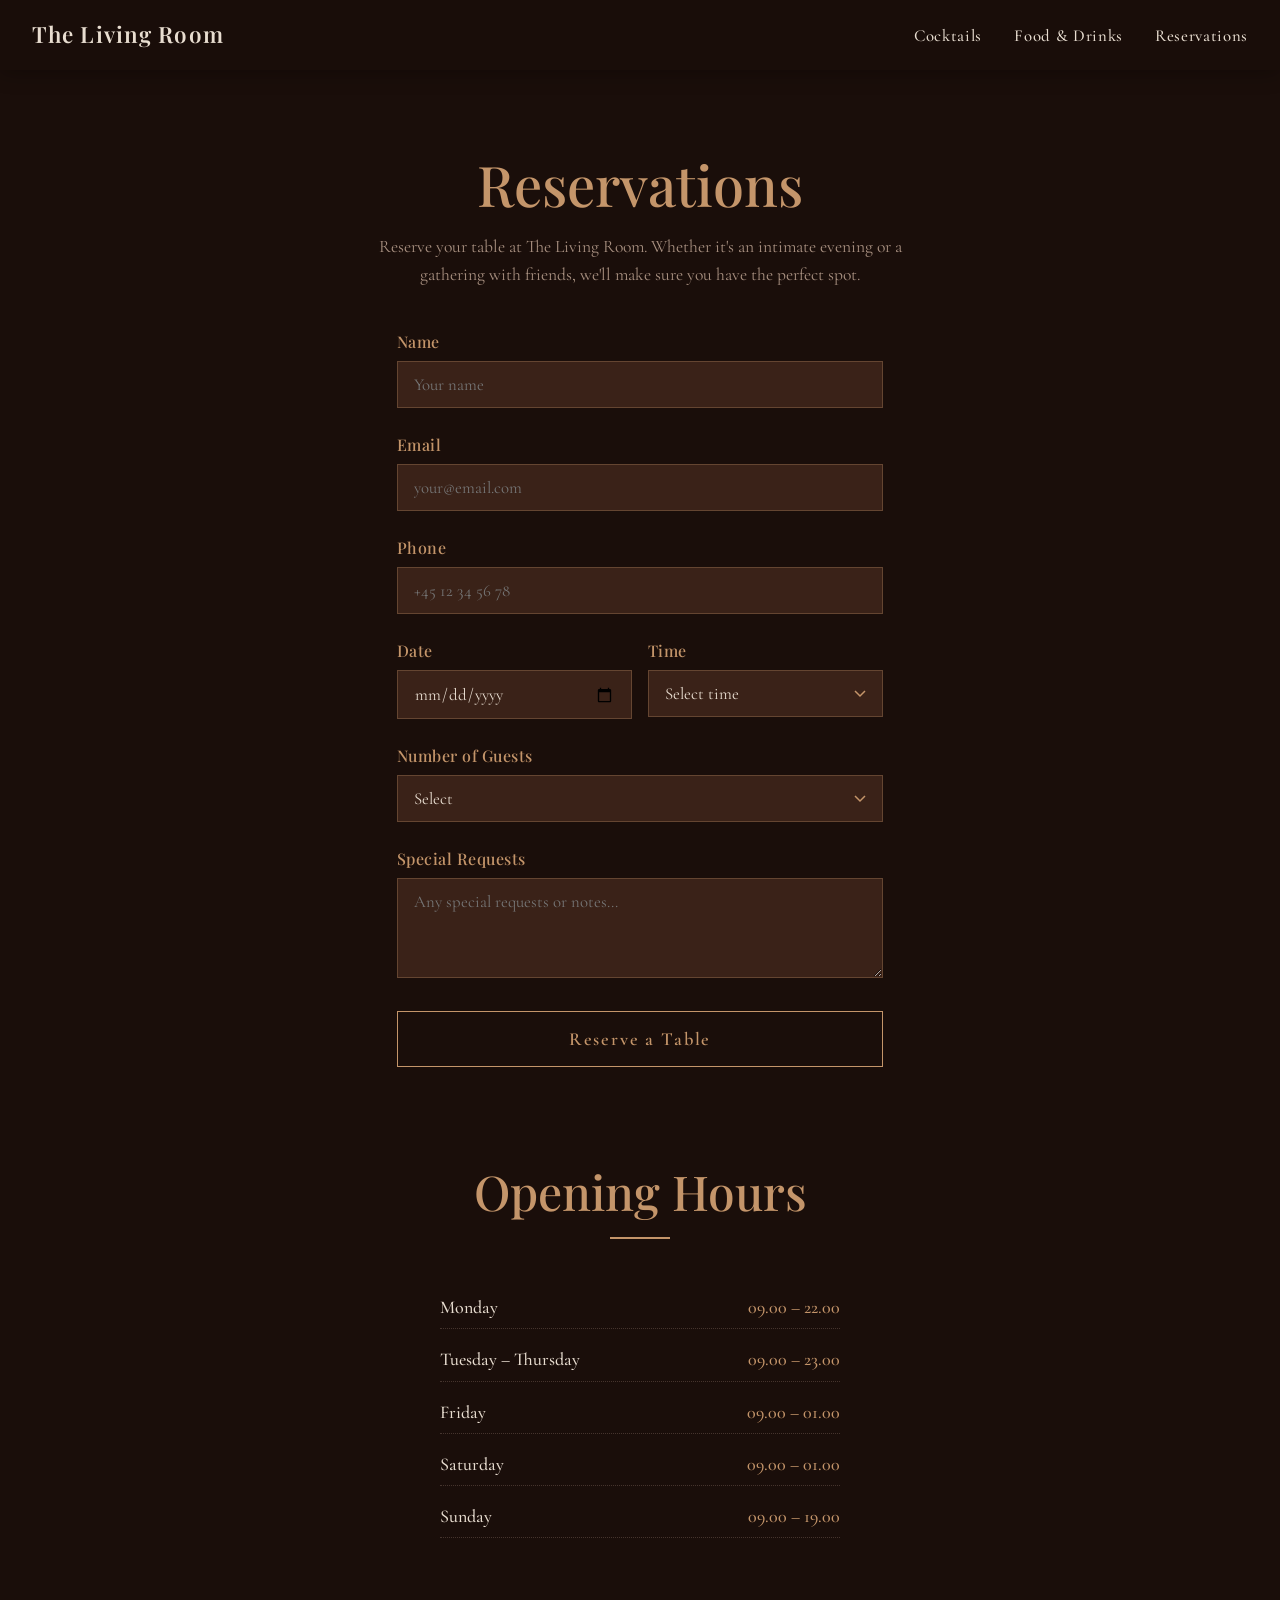
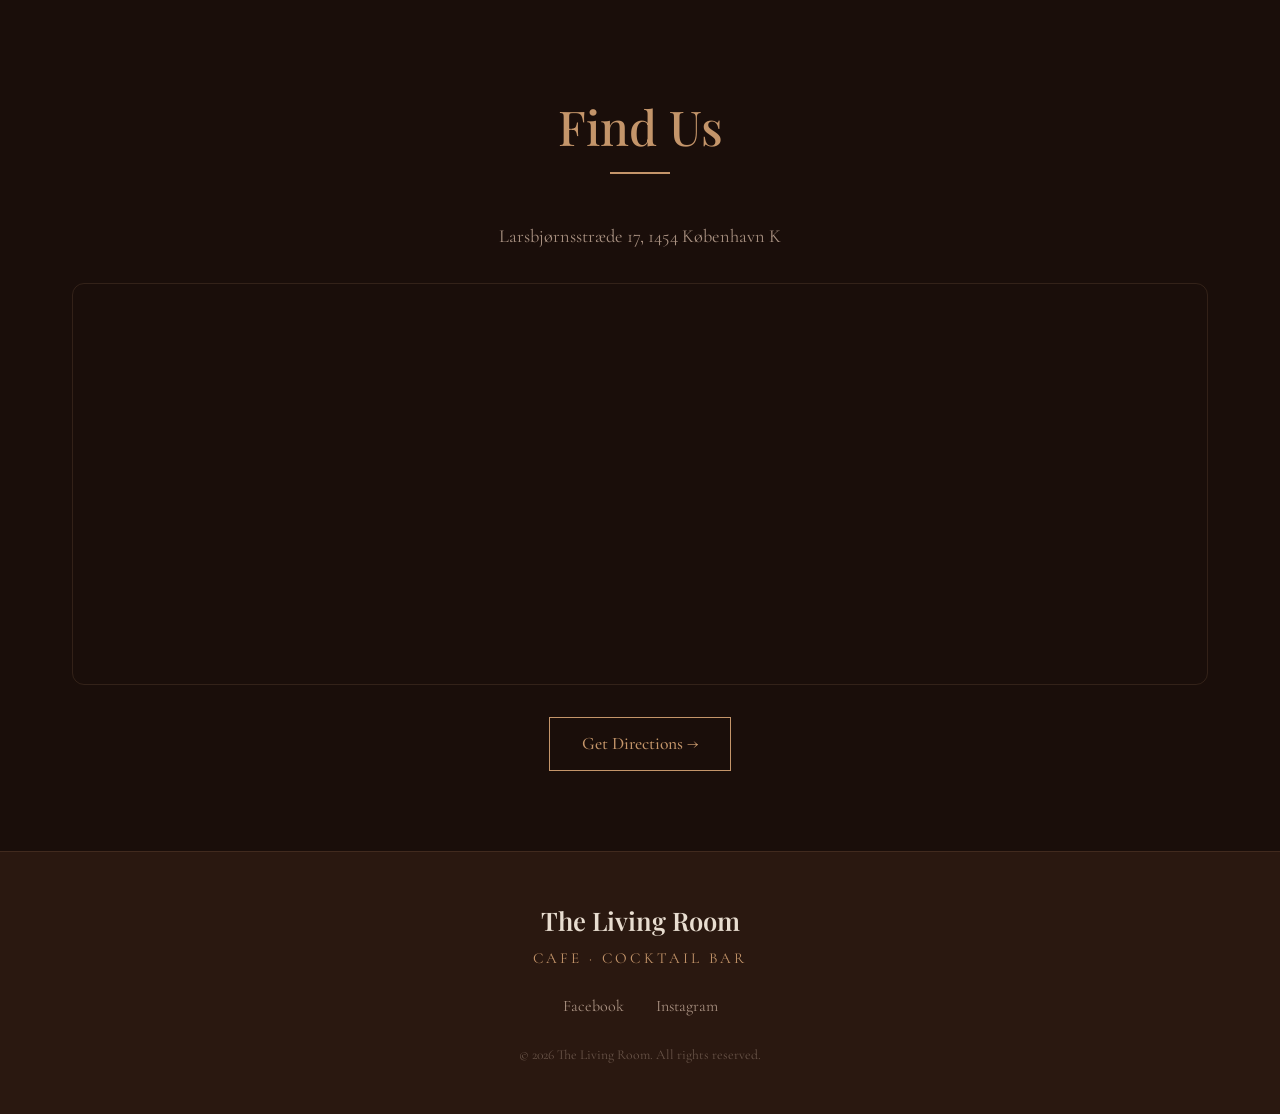
<file: reservations.html>
<!DOCTYPE html>
<html lang="en">
<head>
  <meta charset="UTF-8">
  <meta name="viewport" content="width=device-width, initial-scale=1.0">
  <meta name="description" content="Reserve a table at The Living Room — Cafe & Cocktail Bar in Copenhagen.">
  <title>Reservations | The Living Room</title>
  <link rel="stylesheet" href="css/style.css">
</head>
<body>

  <!-- Navigation -->
  <nav class="nav nav--solid" id="navbar">
    <a href="index.html" class="nav__logo">The Living Room</a>
    <button class="nav__toggle" id="navToggle" aria-label="Menu">&#9776;</button>
    <ul class="nav__links" id="navLinks">
      <li><a href="cocktails.html">Cocktails</a></li>
      <li><a href="food-drinks.html">Food & Drinks</a></li>
      <li><a href="reservations.html">Reservations</a></li>
    </ul>
  </nav>

  <!-- Reservations -->
  <main class="reservations-page">

    <div class="menu-header">
      <h1 class="menu-header__title">Reservations</h1>
    </div>

    <div class="reservations-intro">
      <p>Reserve your table at The Living Room. Whether it's an intimate evening or a gathering with friends, we'll make sure you have the perfect spot.</p>
    </div>

    <form class="reservation-form" action="https://formspree.io/f/your-form-id" method="POST">

      <div class="form-group">
        <label for="name">Name</label>
        <input type="text" id="name" name="name" required placeholder="Your name">
      </div>

      <div class="form-group">
        <label for="email">Email</label>
        <input type="email" id="email" name="email" required placeholder="your@email.com">
      </div>

      <div class="form-group">
        <label for="phone">Phone</label>
        <input type="tel" id="phone" name="phone" placeholder="+45 12 34 56 78">
      </div>

      <div class="form-row">
        <div class="form-group">
          <label for="date">Date</label>
          <input type="date" id="date" name="date" required>
        </div>
        <div class="form-group">
          <label for="time">Time</label>
          <select id="time" name="time" required>
            <option value="" disabled selected>Select time</option>
            <option value="09:00">09:00</option>
            <option value="10:00">10:00</option>
            <option value="11:00">11:00</option>
            <option value="12:00">12:00</option>
            <option value="13:00">13:00</option>
            <option value="14:00">14:00</option>
            <option value="15:00">15:00</option>
            <option value="16:00">16:00</option>
            <option value="17:00">17:00</option>
            <option value="18:00">18:00</option>
            <option value="19:00">19:00</option>
            <option value="20:00">20:00</option>
            <option value="21:00">21:00</option>
            <option value="22:00">22:00</option>
            <option value="23:00">23:00</option>
          </select>
        </div>
      </div>

      <div class="form-group">
        <label for="guests">Number of Guests</label>
        <select id="guests" name="guests" required>
          <option value="" disabled selected>Select</option>
          <option value="1">1 person</option>
          <option value="2">2 persons</option>
          <option value="3">3 persons</option>
          <option value="4">4 persons</option>
          <option value="5">5 persons</option>
          <option value="6">6 persons</option>
          <option value="7">7 persons</option>
          <option value="8">8 persons</option>
          <option value="9">9 persons</option>
          <option value="10">10 persons</option>
          <option value="11">11 persons</option>
          <option value="12">12+ persons</option>
        </select>
      </div>

      <div class="form-group">
        <label for="message">Special Requests</label>
        <textarea id="message" name="message" placeholder="Any special requests or notes..."></textarea>
      </div>

      <button type="submit" class="btn-submit">Reserve a Table</button>

    </form>

    <!-- Opening Hours Reference -->
    <section class="section hours" style="padding-top: 2rem;">
      <h2 class="section__title">Opening Hours</h2>
      <div class="hours__grid">
        <div class="hours__row">
          <span class="hours__day">Monday</span>
          <span class="hours__time">09.00 – 22.00</span>
        </div>
        <div class="hours__row">
          <span class="hours__day">Tuesday – Thursday</span>
          <span class="hours__time">09.00 – 23.00</span>
        </div>
        <div class="hours__row">
          <span class="hours__day">Friday</span>
          <span class="hours__time">09.00 – 01.00</span>
        </div>
        <div class="hours__row">
          <span class="hours__day">Saturday</span>
          <span class="hours__time">09.00 – 01.00</span>
        </div>
        <div class="hours__row">
          <span class="hours__day">Sunday</span>
          <span class="hours__time">09.00 – 19.00</span>
        </div>
      </div>
    </section>

    <!-- Find Us -->
    <section class="section find-us">
      <h2 class="section__title">Find Us</h2>
      <p class="find-us__address">Larsbjørnsstræde 17, 1454 København K</p>
      <div class="find-us__map">
        <iframe
          src="https://www.google.com/maps/embed?pb=!1m18!1m12!1m3!1d2249.5!2d12.5697!3d55.6782!2m3!1f0!2f0!3f0!3m2!1i1024!2i768!4f13.1!3m3!1m2!1s0x4652530ff84a0e35%3A0xdf8bbf6b8e6565d8!2sThe%20Living%20Room!5e0!3m2!1sen!2sdk!4v1709000000000"
          width="100%" height="400" style="border:0;" allowfullscreen="" loading="lazy"
          referrerpolicy="no-referrer-when-downgrade"
          title="The Living Room on Google Maps">
        </iframe>
      </div>
      <a href="https://www.google.com/maps/dir//The+Living+Room,+Larsbjørnsstræde+17,+1454+København" target="_blank" rel="noopener" class="find-us__directions">
        Get Directions &rarr;
      </a>
    </section>

  </main>

  <!-- Footer -->
  <footer class="footer">
    <div class="footer__brand">The Living Room</div>
    <div class="footer__tagline">Cafe &middot; Cocktail Bar</div>
    <div class="footer__social">
      <a href="https://facebook.com/thelivingroomcbk" target="_blank" rel="noopener">Facebook</a>
      <a href="https://instagram.com/thelivingroomcbk" target="_blank" rel="noopener">Instagram</a>
    </div>
    <div class="footer__copy">&copy; 2026 The Living Room. All rights reserved.</div>
  </footer>

  <script src="js/main.js"></script>
</body>
</html>
</file>
<file: css/style.css>
/* ============================================
   The Living Room — Cafe · Cocktail Bar
   Main Stylesheet
   ============================================ */

/* ---------- Google Fonts ---------- */
@import url('https://fonts.googleapis.com/css2?family=Playfair+Display:ital,wght@0,400;0,500;0,600;0,700;1,400;1,500&family=Cormorant+Garamond:ital,wght@0,300;0,400;0,500;0,600;1,300;1,400&display=swap');

/* ---------- Custom Properties ---------- */
:root {
  --color-bg:          #1a0e0a;
  --color-bg-section:  #2a1810;
  --color-bg-card:     #3a2218;
  --color-accent:      #c4956a;
  --color-accent-light:#d4a574;
  --color-text:        #e8ddd0;
  --color-text-muted:  #a89080;
  --color-burgundy:    #4a1515;
  --color-overlay:     rgba(10, 5, 3, 0.65);
  --color-overlay-heavy: rgba(10, 5, 3, 0.82);

  --font-heading: 'Playfair Display', 'Georgia', serif;
  --font-body:    'Cormorant Garamond', 'Garamond', serif;

  --max-width: 1200px;
  --nav-height: 70px;
}

/* ---------- Reset ---------- */
*, *::before, *::after {
  margin: 0;
  padding: 0;
  box-sizing: border-box;
}

html {
  scroll-behavior: smooth;
  -webkit-font-smoothing: antialiased;
  -moz-osx-font-smoothing: grayscale;
}

body {
  font-family: var(--font-body);
  font-size: 1.125rem;
  font-weight: 400;
  line-height: 1.6;
  color: var(--color-text);
  background-color: var(--color-bg);
}

a {
  color: var(--color-accent);
  text-decoration: none;
  transition: color 0.2s ease;
}

a:hover {
  color: var(--color-accent-light);
}

img {
  max-width: 100%;
  height: auto;
  display: block;
}

ul, ol {
  list-style: none;
}

h1, h2, h3, h4 {
  font-family: var(--font-heading);
  font-weight: 500;
  line-height: 1.2;
  color: var(--color-accent);
}

/* ---------- Navigation ---------- */
.nav {
  position: fixed;
  top: 0;
  left: 0;
  right: 0;
  z-index: 1000;
  display: flex;
  align-items: center;
  justify-content: space-between;
  padding: 0 2rem;
  height: var(--nav-height);
  transition: background-color 0.3s ease, box-shadow 0.3s ease;
}

.nav--transparent {
  background-color: transparent;
}

.nav--solid {
  background-color: rgba(26, 14, 10, 0.95);
  box-shadow: 0 2px 20px rgba(0, 0, 0, 0.3);
}

.nav__logo {
  font-family: var(--font-heading);
  font-size: 1.4rem;
  font-weight: 600;
  color: var(--color-text);
  letter-spacing: 0.05em;
}

.nav__logo:hover {
  color: var(--color-accent);
}

.nav__links {
  display: flex;
  gap: 2rem;
}

.nav__links a {
  font-family: var(--font-body);
  font-size: 1.05rem;
  font-weight: 500;
  color: var(--color-text);
  letter-spacing: 0.04em;
  position: relative;
  padding-bottom: 2px;
}

.nav__links a::after {
  content: '';
  position: absolute;
  bottom: 0;
  left: 0;
  width: 0;
  height: 1px;
  background-color: var(--color-accent);
  transition: width 0.3s ease;
}

.nav__links a:hover {
  color: var(--color-accent);
}

.nav__links a:hover::after {
  width: 100%;
}

.nav__toggle {
  display: none;
  background: none;
  border: none;
  color: var(--color-text);
  font-size: 1.6rem;
  cursor: pointer;
  padding: 0.5rem;
}

/* ---------- Hero Section ---------- */
.hero {
  position: relative;
  width: 100%;
  height: 100vh;
  min-height: 600px;
  display: flex;
  align-items: center;
  justify-content: center;
  overflow: hidden;
}

.hero__image--fallback {
  position: absolute;
  inset: 0;
  width: 100%;
  height: 100%;
  object-fit: cover;
  object-position: center;
  z-index: 1;
  transition: opacity 0.8s ease;
}

.hero__image--fallback.is-hidden {
  opacity: 0;
  pointer-events: none;
}

.hero__video {
  position: absolute;
  inset: 0;
  width: 100%;
  height: 100%;
  object-fit: cover;
  object-position: center;
  z-index: 0;
}

/* Hide Safari native play button */
.hero__video::-webkit-media-controls-start-playback-button,
.hero__video::-webkit-media-controls {
  display: none !important;
  -webkit-appearance: none;
}

.hero__overlay {
  position: absolute;
  inset: 0;
  z-index: 2;
  background: linear-gradient(
    to bottom,
    var(--color-overlay-heavy) 0%,
    var(--color-overlay) 40%,
    var(--color-overlay) 60%,
    var(--color-overlay-heavy) 100%
  );
}

.hero__content {
  position: relative;
  z-index: 3;
  text-align: center;
  padding: 2rem;
}

.hero__title {
  font-family: var(--font-heading);
  font-size: clamp(3rem, 8vw, 6rem);
  font-weight: 700;
  color: var(--color-text);
  line-height: 1.05;
  margin-bottom: 0.5rem;
  letter-spacing: 0.02em;
}

.hero__subtitle {
  font-family: var(--font-body);
  font-size: clamp(1rem, 2.5vw, 1.4rem);
  font-weight: 400;
  color: var(--color-accent);
  letter-spacing: 0.25em;
  text-transform: uppercase;
  margin-bottom: 2rem;
}

.hero__cta {
  display: inline-block;
  font-family: var(--font-body);
  font-size: 1.1rem;
  font-weight: 500;
  letter-spacing: 0.1em;
  color: var(--color-accent);
  border: 1px solid var(--color-accent);
  padding: 0.85rem 2.5rem;
  transition: all 0.3s ease;
}

.hero__cta:hover {
  background-color: var(--color-accent);
  color: var(--color-bg);
}

/* ---------- Sections (General) ---------- */
.section {
  padding: 5rem 2rem;
  max-width: var(--max-width);
  margin: 0 auto;
}

.section__title {
  font-size: clamp(2rem, 4vw, 3rem);
  text-align: center;
  margin-bottom: 3rem;
  position: relative;
}

.section__title::after {
  content: '';
  display: block;
  width: 60px;
  height: 2px;
  background-color: var(--color-accent);
  margin: 1rem auto 0;
}

/* ---------- Gallery ---------- */
.gallery {
  padding: 6rem 2rem;
  background-color: var(--color-bg-section);
}

.gallery__heading {
  text-align: center;
  font-family: var(--font-heading);
  font-size: clamp(2rem, 4vw, 3rem);
  color: var(--color-text);
  margin-bottom: 0.5rem;
  letter-spacing: 0.03em;
}

.gallery__subheading {
  text-align: center;
  font-family: var(--font-body);
  font-size: 1.1rem;
  color: var(--color-text-muted);
  margin-bottom: 3.5rem;
  letter-spacing: 0.05em;
  text-transform: uppercase;
  font-weight: 300;
}

.gallery__grid {
  display: grid;
  grid-template-columns: repeat(4, 1fr);
  grid-auto-rows: 220px;
  gap: 1rem;
  max-width: var(--max-width);
  margin: 0 auto;
}

.gallery__item {
  position: relative;
  overflow: hidden;
  border-radius: 8px;
}

.gallery__item--wide {
  grid-column: span 2;
}

.gallery__item--tall {
  grid-row: span 2;
}

.gallery__item img {
  width: 100%;
  height: 100%;
  object-fit: cover;
  transition: transform 0.8s cubic-bezier(0.25, 0.46, 0.45, 0.94),
              filter 0.8s ease;
}

/* Scroll-triggered fade-in */
.gallery__fade {
  opacity: 0;
  transform: translateY(40px);
  transition: opacity 0.7s ease, transform 0.7s ease;
}

.gallery__fade.is-visible {
  opacity: 1;
  transform: translateY(0);
}

/* Stagger the animations */
.gallery__fade:nth-child(1) { transition-delay: 0s; }
.gallery__fade:nth-child(2) { transition-delay: 0.1s; }
.gallery__fade:nth-child(3) { transition-delay: 0.2s; }
.gallery__fade:nth-child(4) { transition-delay: 0.3s; }
.gallery__fade:nth-child(5) { transition-delay: 0.4s; }
.gallery__fade:nth-child(6) { transition-delay: 0.5s; }

.gallery__overlay {
  position: absolute;
  inset: 0;
  background: linear-gradient(
    to top,
    rgba(0, 0, 0, 0.65) 0%,
    rgba(0, 0, 0, 0.1) 40%,
    transparent 100%
  );
  opacity: 0;
  transition: opacity 0.5s ease;
  display: flex;
  align-items: flex-end;
  padding: 1.5rem;
}

.gallery__overlay span {
  font-family: var(--font-heading);
  font-size: 1.3rem;
  color: #fff;
  letter-spacing: 0.08em;
  transform: translateY(12px);
  transition: transform 0.5s ease;
}

.gallery__item:hover img {
  transform: scale(1.06);
  filter: brightness(0.8);
}

.gallery__item:hover .gallery__overlay {
  opacity: 1;
}

.gallery__item:hover .gallery__overlay span {
  transform: translateY(0);
}

/* ---------- Opening Hours ---------- */
.hours {
  background-color: var(--color-bg);
  text-align: center;
}

.hours__grid {
  display: grid;
  grid-template-columns: 1fr;
  gap: 0.6rem;
  max-width: 400px;
  margin: 0 auto;
}

.hours__row {
  display: flex;
  justify-content: space-between;
  padding: 0.4rem 0;
  border-bottom: 1px dotted rgba(168, 144, 128, 0.3);
}

.hours__day {
  font-weight: 500;
  color: var(--color-text);
}

.hours__time {
  color: var(--color-accent);
  font-weight: 500;
}

/* ---------- Happy Hour ---------- */
.happy-hour {
  text-align: center;
  background-color: var(--color-bg-section);
  padding: 4rem 2rem;
}

.happy-hour__inner {
  max-width: 500px;
  margin: 0 auto;
  padding: 3rem 2rem;
  border: 1px solid var(--color-accent);
  position: relative;
}

.happy-hour__stars {
  color: var(--color-accent);
  font-size: 1.2rem;
  letter-spacing: 0.5em;
  margin-bottom: 1rem;
}

.happy-hour__title {
  font-size: 2rem;
  font-style: italic;
  margin-bottom: 1rem;
}

.happy-hour__detail {
  font-size: 1.15rem;
  color: var(--color-text-muted);
  margin-bottom: 0.5rem;
}

.happy-hour__price {
  font-family: var(--font-heading);
  font-size: 1.8rem;
  color: var(--color-text);
  margin-top: 1rem;
}

/* ---------- Menu Pages (Shared) ---------- */
.menu-page {
  padding-top: calc(var(--nav-height) + 2rem);
  min-height: 100vh;
}

.menu-page--cocktails {
  background-color: var(--color-burgundy);
}

.menu-page--food {
  background-color: var(--color-bg);
}

.menu-header {
  text-align: center;
  padding: 2rem 2rem 1rem;
}

.menu-header__title {
  font-size: clamp(2.5rem, 5vw, 3.5rem);
}

.menu-header__note {
  font-size: 1.1rem;
  color: var(--color-text-muted);
  margin-top: 0.5rem;
}

/* ---------- Menu Grid (Cocktails) ---------- */
.menu-grid {
  display: grid;
  grid-template-columns: repeat(2, 1fr);
  gap: 2rem 3rem;
  max-width: var(--max-width);
  margin: 0 auto;
  padding: 2rem;
}

.menu-item {
  padding: 1rem 0;
  border-bottom: 1px solid rgba(196, 149, 106, 0.15);
}

.menu-item__name {
  font-family: var(--font-heading);
  font-size: 1.3rem;
  font-weight: 500;
  color: var(--color-text);
  margin-bottom: 0.3rem;
}

.menu-item__desc {
  font-size: 0.95rem;
  color: var(--color-text-muted);
  font-style: italic;
  line-height: 1.4;
}

.menu-item__price {
  font-family: var(--font-heading);
  font-size: 1.15rem;
  color: var(--color-accent);
  margin-top: 0.3rem;
}

/* ---------- Menu List (Food & Drinks — priced items) ---------- */
.menu-section {
  max-width: 700px;
  margin: 0 auto 3rem;
  padding: 0 2rem;
}

.menu-section__title {
  font-size: 2rem;
  margin-bottom: 1.5rem;
  text-align: center;
}

.menu-section__title::after {
  content: '';
  display: block;
  width: 40px;
  height: 1px;
  background-color: var(--color-accent);
  margin: 0.8rem auto 0;
}

.menu-list-item {
  display: flex;
  align-items: baseline;
  gap: 0.5rem;
  padding: 0.6rem 0;
}

.menu-list-item__name {
  font-family: var(--font-heading);
  font-size: 1.2rem;
  font-weight: 500;
  color: var(--color-text);
  white-space: nowrap;
}

.menu-list-item__dots {
  flex: 1;
  border-bottom: 1px dotted var(--color-text-muted);
  margin-bottom: 0.3rem;
}

.menu-list-item__price {
  font-family: var(--font-heading);
  font-size: 1.15rem;
  color: var(--color-accent);
  white-space: nowrap;
}

.menu-list-item__note {
  display: block;
  font-size: 0.85rem;
  color: var(--color-text-muted);
  font-style: italic;
  margin-top: -0.2rem;
  margin-bottom: 0.4rem;
}

/* ---------- Reservations Form ---------- */
.reservations-page {
  padding-top: calc(var(--nav-height) + 3rem);
  min-height: 100vh;
  background-color: var(--color-bg);
}

.reservations-intro {
  text-align: center;
  max-width: 600px;
  margin: 0 auto 2.5rem;
  padding: 0 2rem;
}

.reservations-intro p {
  color: var(--color-text-muted);
  font-size: 1.1rem;
}

.reservation-form {
  max-width: 550px;
  margin: 0 auto;
  padding: 0 2rem 4rem;
}

.form-group {
  margin-bottom: 1.5rem;
}

.form-group label {
  display: block;
  font-family: var(--font-heading);
  font-size: 1rem;
  font-weight: 500;
  color: var(--color-accent);
  margin-bottom: 0.4rem;
  letter-spacing: 0.03em;
}

.form-group input,
.form-group select,
.form-group textarea {
  width: 100%;
  font-family: var(--font-body);
  font-size: 1.05rem;
  color: var(--color-text);
  background-color: var(--color-bg-card);
  border: 1px solid rgba(196, 149, 106, 0.3);
  padding: 0.75rem 1rem;
  transition: border-color 0.2s ease;
  appearance: none;
  -webkit-appearance: none;
}

.form-group input:focus,
.form-group select:focus,
.form-group textarea:focus {
  outline: none;
  border-color: var(--color-accent);
}

.form-group textarea {
  min-height: 100px;
  resize: vertical;
}

.form-group select {
  cursor: pointer;
  background-image: url("data:image/svg+xml,%3Csvg xmlns='http://www.w3.org/2000/svg' width='12' height='8' viewBox='0 0 12 8'%3E%3Cpath d='M1 1l5 5 5-5' stroke='%23c4956a' stroke-width='1.5' fill='none'/%3E%3C/svg%3E");
  background-repeat: no-repeat;
  background-position: right 1rem center;
  padding-right: 2.5rem;
}

.form-row {
  display: grid;
  grid-template-columns: 1fr 1fr;
  gap: 1rem;
}

.btn-submit {
  display: block;
  width: 100%;
  font-family: var(--font-body);
  font-size: 1.15rem;
  font-weight: 600;
  letter-spacing: 0.1em;
  color: var(--color-accent);
  background: transparent;
  border: 1px solid var(--color-accent);
  padding: 1rem 2rem;
  cursor: pointer;
  transition: all 0.3s ease;
  margin-top: 1rem;
}

.btn-submit:hover {
  background-color: var(--color-accent);
  color: var(--color-bg);
}

/* ---------- Footer ---------- */
.footer {
  background-color: var(--color-bg-section);
  padding: 3rem 2rem;
  text-align: center;
  border-top: 1px solid rgba(196, 149, 106, 0.15);
}

.footer__brand {
  font-family: var(--font-heading);
  font-size: 1.6rem;
  font-weight: 600;
  color: var(--color-text);
  margin-bottom: 0.3rem;
}

.footer__tagline {
  font-size: 0.95rem;
  color: var(--color-accent);
  letter-spacing: 0.2em;
  text-transform: uppercase;
  margin-bottom: 1.5rem;
}

.footer__social {
  display: flex;
  justify-content: center;
  gap: 2rem;
  margin-bottom: 1.5rem;
}

.footer__social a {
  font-size: 1rem;
  color: var(--color-text-muted);
}

.footer__social a:hover {
  color: var(--color-accent);
}

.footer__hours {
  font-size: 0.9rem;
  color: var(--color-text-muted);
  line-height: 1.8;
  margin-bottom: 1.5rem;
}

.footer__copy {
  font-size: 0.85rem;
  color: rgba(168, 144, 128, 0.5);
}

/* ---------- Reviews ---------- */
.reviews {
  text-align: center;
  background-color: var(--color-bg);
}

.reviews__rating {
  display: flex;
  align-items: center;
  justify-content: center;
  gap: 0.8rem;
  margin-bottom: 3rem;
}

.reviews__stars {
  font-size: 1.6rem;
  color: #f5b731;
  letter-spacing: 0.1em;
}

.reviews__score {
  font-family: var(--font-heading);
  font-size: 1.4rem;
  color: var(--color-text);
  font-weight: 600;
}

.reviews__source {
  font-size: 1rem;
  color: var(--color-text-muted);
}

.reviews__grid {
  display: grid;
  grid-template-columns: repeat(3, 1fr);
  gap: 1.5rem;
  max-width: var(--max-width);
  margin: 0 auto 2.5rem;
}

.reviews__card {
  background-color: var(--color-bg-section);
  border: 1px solid rgba(196, 149, 106, 0.1);
  padding: 2rem;
  text-align: left;
}

.reviews__card-stars {
  color: #f5b731;
  font-size: 1rem;
  letter-spacing: 0.15em;
  margin-bottom: 1rem;
}

.reviews__card-text {
  font-size: 1.05rem;
  font-style: italic;
  line-height: 1.7;
  color: var(--color-text);
  margin-bottom: 1rem;
}

.reviews__card-author {
  font-size: 0.9rem;
  color: var(--color-text-muted);
}

.reviews__link {
  display: inline-block;
  font-family: var(--font-body);
  font-size: 1.05rem;
  font-weight: 500;
  color: var(--color-accent);
  border-bottom: 1px solid var(--color-accent);
  padding-bottom: 2px;
  transition: color 0.2s ease;
}

.reviews__link:hover {
  color: var(--color-accent-light);
}

/* ---------- Find Us / Map ---------- */
.find-us {
  text-align: center;
}

.find-us__address {
  font-family: var(--font-body);
  font-size: 1.15rem;
  color: var(--color-text-muted);
  margin-bottom: 2rem;
}

.find-us__map {
  max-width: var(--max-width);
  margin: 0 auto 2rem;
  border-radius: 12px;
  overflow: hidden;
  border: 1px solid rgba(196, 149, 106, 0.15);
}

.find-us__map iframe {
  display: block;
  width: 100%;
  height: 400px;
  filter: grayscale(0.3) contrast(1.1);
}

.find-us__directions {
  display: inline-block;
  font-family: var(--font-body);
  font-size: 1.1rem;
  font-weight: 500;
  color: var(--color-accent);
  border: 1px solid var(--color-accent);
  padding: 0.75rem 2rem;
  transition: all 0.3s ease;
}

.find-us__directions:hover {
  background-color: var(--color-accent);
  color: var(--color-bg);
}

/* ---------- Decorative Divider ---------- */
.divider {
  text-align: center;
  color: var(--color-accent);
  font-size: 1.2rem;
  letter-spacing: 0.5em;
  padding: 2rem 0;
  opacity: 0.6;
}

/* ---------- Responsive ---------- */
@media (max-width: 768px) {
  .nav__links {
    position: fixed;
    top: 0;
    right: -100%;
    width: 280px;
    height: 100vh;
    background-color: rgba(26, 14, 10, 0.98);
    flex-direction: column;
    align-items: center;
    justify-content: center;
    gap: 2.5rem;
    transition: right 0.3s ease;
  }

  .nav__links--open {
    right: 0;
  }

  .nav__links a {
    font-size: 1.3rem;
  }

  .nav__toggle {
    display: block;
    z-index: 1001;
  }

  .hero__title {
    font-size: clamp(2.5rem, 12vw, 4rem);
  }

  .gallery__grid {
    grid-template-columns: 1fr 1fr;
    grid-auto-rows: 200px;
  }

  .gallery__item--wide {
    grid-column: span 2;
  }

  .gallery__item--tall {
    grid-row: span 1;
  }

  .reviews__grid {
    grid-template-columns: 1fr 1fr;
  }

  .menu-grid {
    grid-template-columns: 1fr;
    gap: 1rem;
    padding: 1rem;
  }

  .form-row {
    grid-template-columns: 1fr;
  }

  .section {
    padding: 3rem 1.5rem;
  }
}

@media (max-width: 480px) {
  .reviews__grid {
    grid-template-columns: 1fr;
  }

  .gallery__grid {
    grid-template-columns: 1fr;
    grid-auto-rows: 220px;
  }

  .gallery__item--wide {
    grid-column: span 1;
  }

  .gallery__item--tall {
    grid-row: span 1;
  }

  .nav {
    padding: 0 1rem;
  }

  .happy-hour__inner {
    padding: 2rem 1.5rem;
  }
}
</file>
